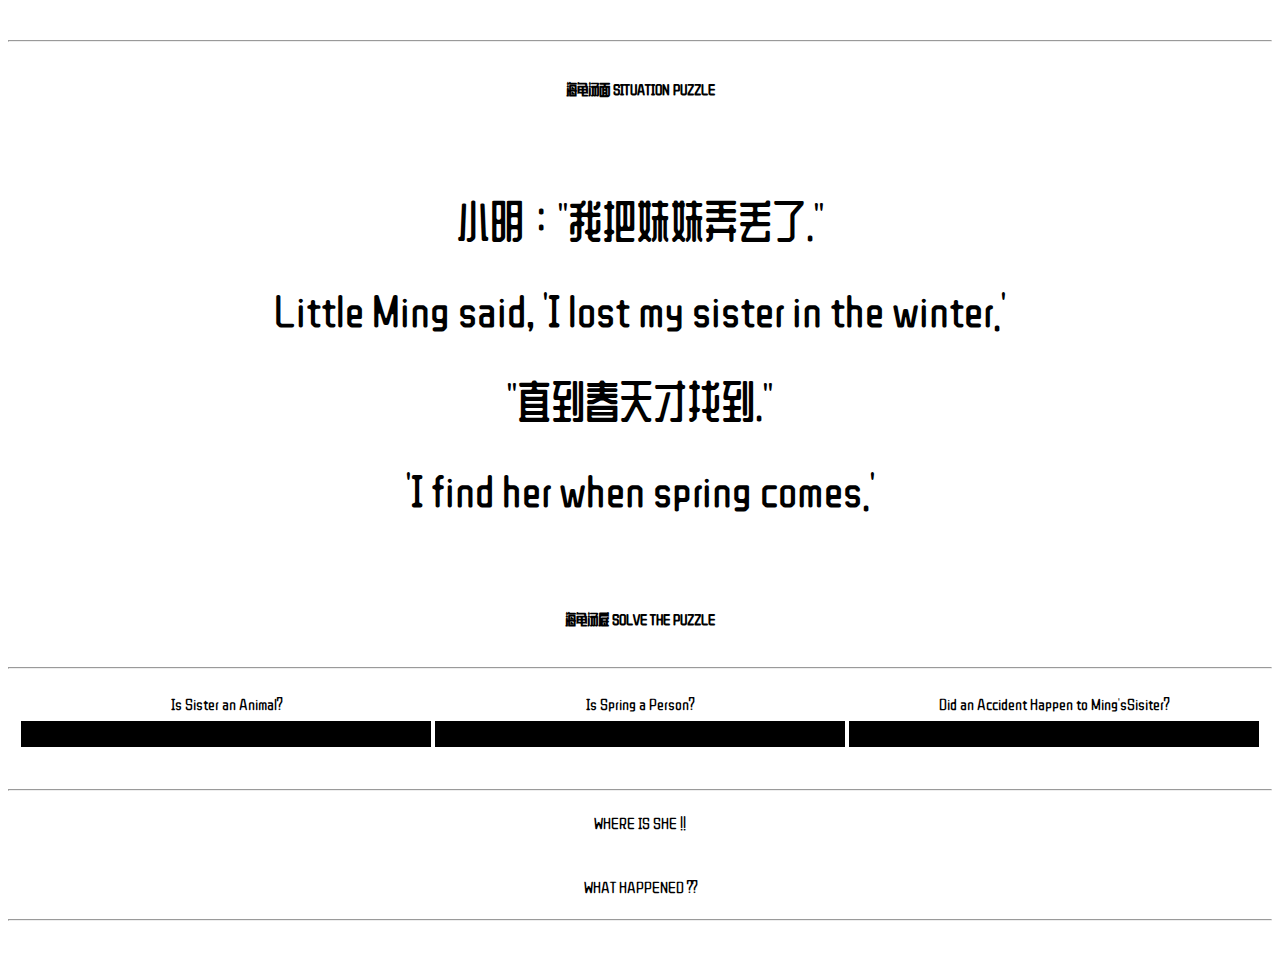
<file: 2linestory/index.html>
<!DOCTYPE html>
<html lang="en">

<head>
    <meta charset="UTF-8">
    <meta name="viewport" content="width=device-width, initial-scale=1.0">
    <link rel="preconnect" href="https://fonts.googleapis.com">
    <link rel="preconnect" href="https://fonts.gstatic.com" crossorigin>
    <link
        href="https://fonts.googleapis.com/css2?family=Teko:wght@300;400;500;600;700&family=ZCOOL+QingKe+HuangYou&display=swap"
        rel="stylesheet">
    <title>Situation Puzzle</title>
    <link href="style.css" rel="stylesheet" />
</head>

<body>
    <hr class="div_line">

    <h1 id="cn_title" class="heading1">海龟汤面 SITUATION PUZZLE</h1>

    <!-- the 2 line story -->
    <div class="story_section">
        <p>小明："我把妹妹弄丢了."</p>
        <p>Little Ming said, 'I lost my sister in the winter.'</p>
        <p>"直到春天才找到." </p>
        <p>'I find her when spring comes.'</p>
    </div>

    <h2 class="heading2">海龟汤底 SOLVE THE PUZZLE</h2>

    <hr class="div_line2">

    <!-- the puzzle clue -->
    <div class="qs_section">
        <p class="qs_text">Is Sister an Animal?</p>

        <p class="qs_text">Is Spring a Person?</p>

        <p class="qs_text">Did an Accident Happen to Ming'sSisiter?</p>
    </div>

    <div class="hover_section">
        <p class="hover_text"> NO </p>

        <p class="hover_text"> NO </p>

        <p class="hover_text_red"> YES </p>
    </div>

    <hr class="div_line">

    <!-- click for pic clue 1 -->
    <div class="clue_section">
        <button id="clue_1" class="hover_clue">WHERE IS SHE !!</button>
    </div>

    <!-- show pic clue 1-->
    <div id="clue_1" class="clue_section2">
        <img id="clue_1_img" class="clue_img hide" class="clue_img_left" src="./image/snowman_winter.PNG"
            alt="snowman_winter">
    </div>

    <!-- click for pic clue 1 -->
    <div class="clue_section">
        <button id="clue_2" class="hover_clue">WHAT HAPPENED ??</button>
    </div>

    <!-- show pic clue 2-->
    <div id="clue_2" class="clue_section2">
        <img id="clue_2_img" class="clue_img hide" class="clue_img_right" src="./image/snowman_spring.PNG"
            alt="snowman_spring">
    </div>

    <hr class="div_line3">

    <script src="script.js"></script>
</body>

</html>
</file>
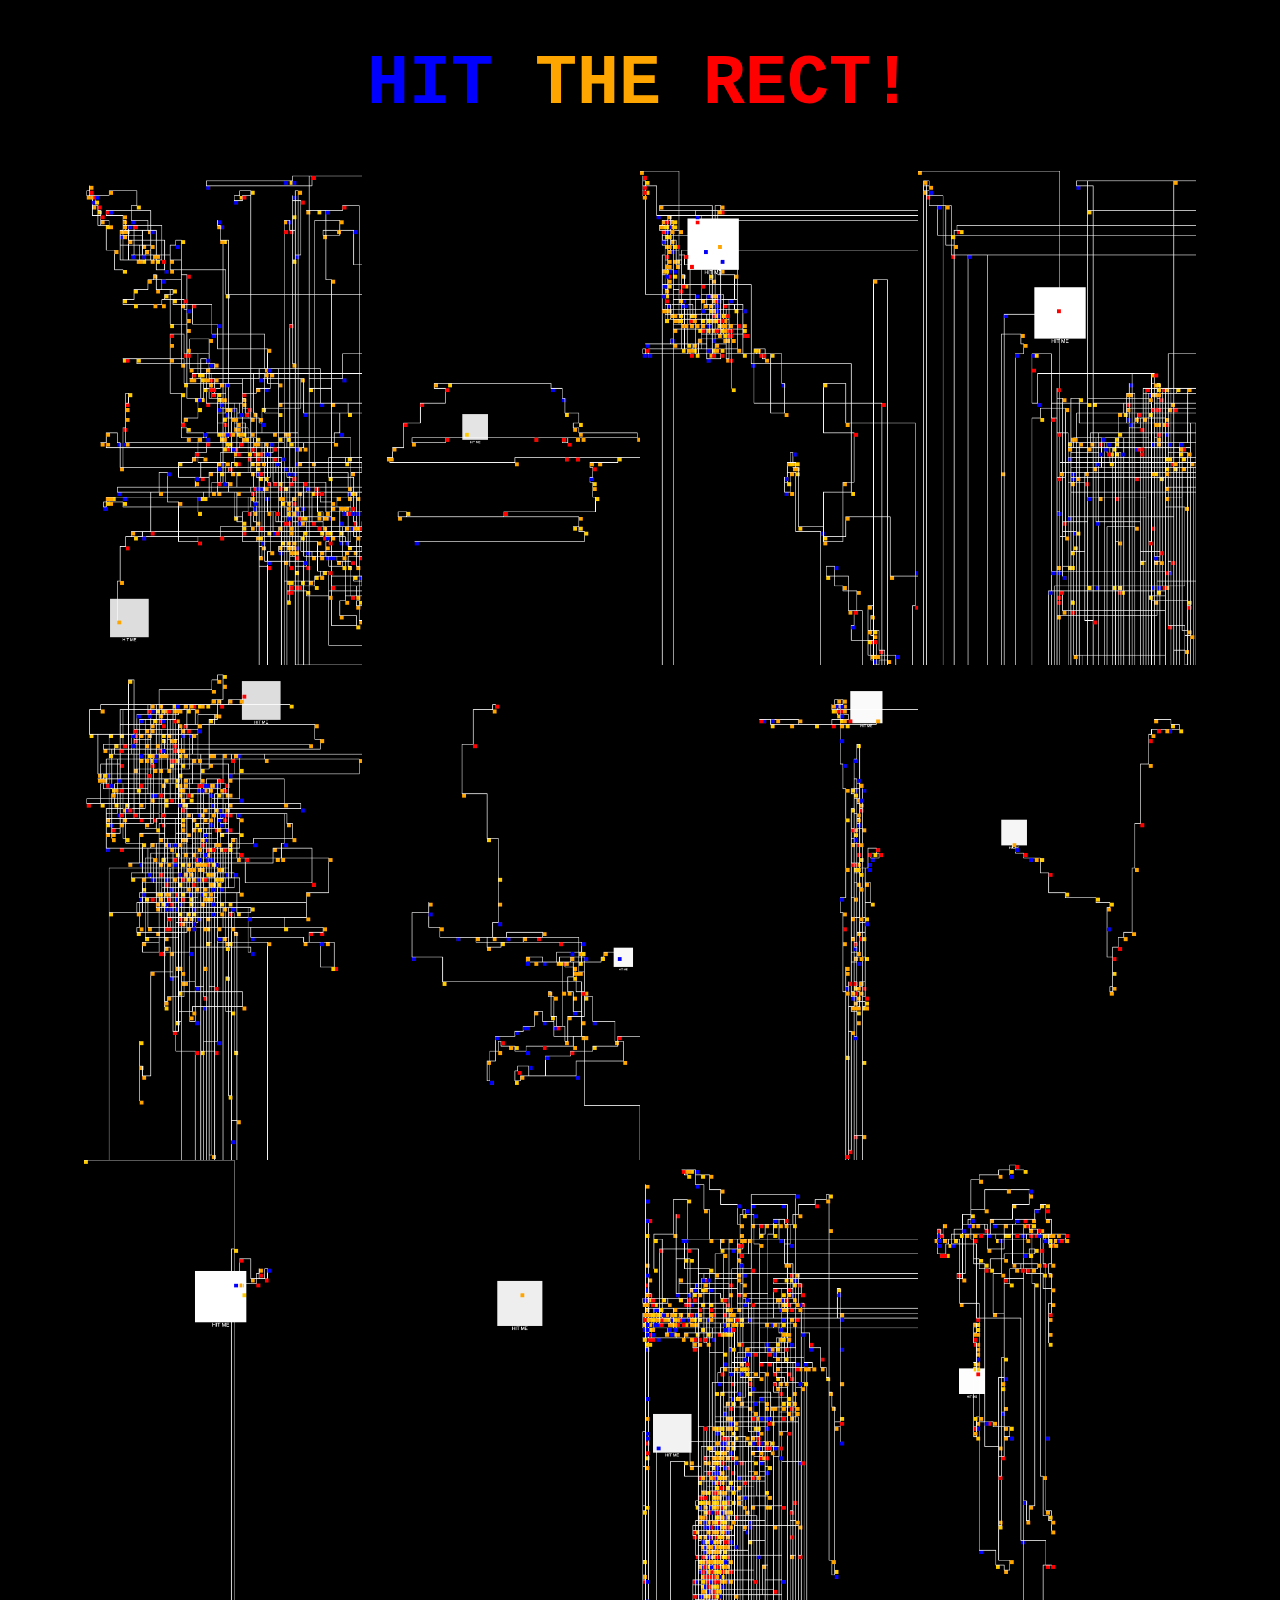
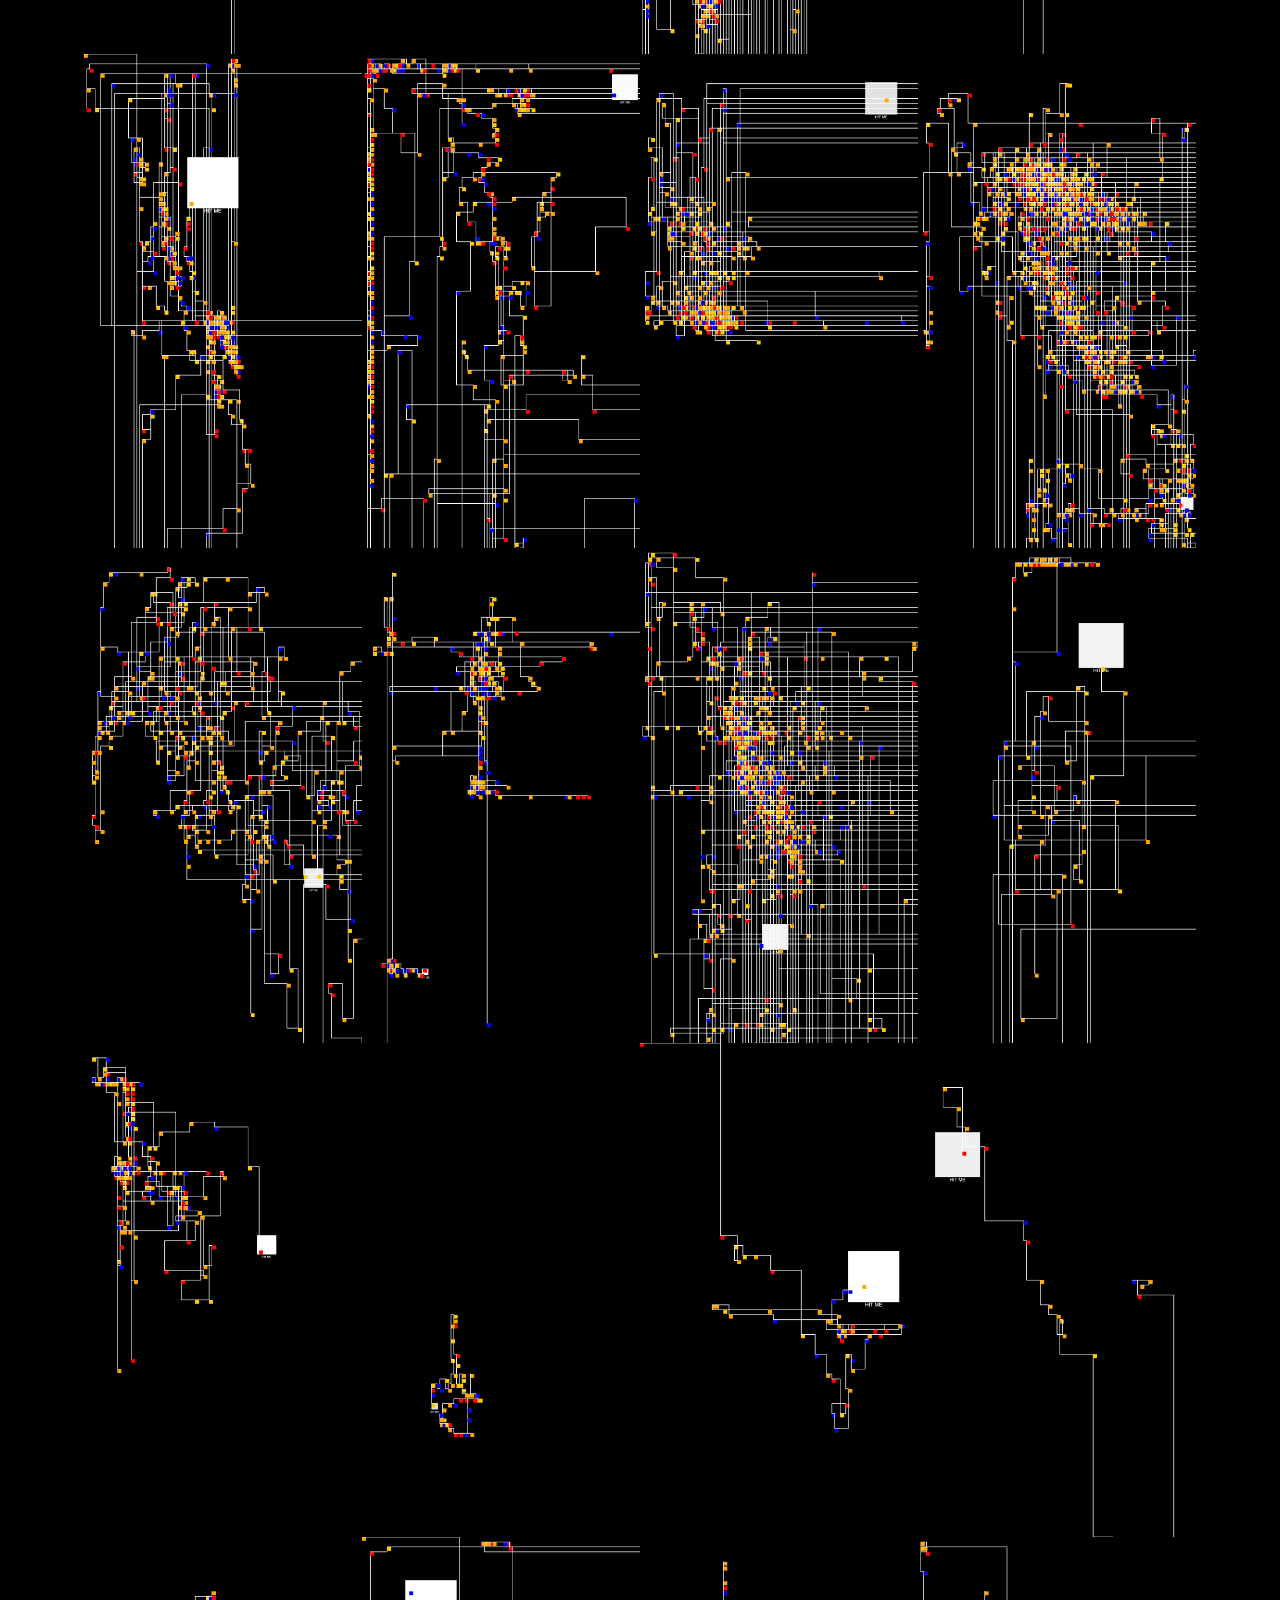
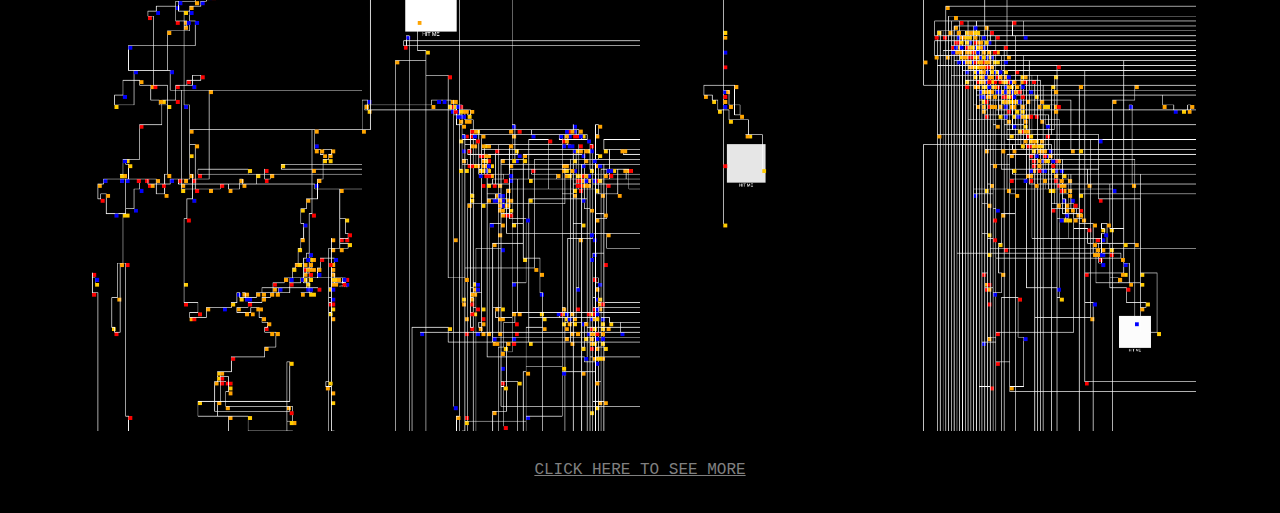
<file: hittherect/index.html>
<html>

<head>
    <title>HIT THE RECT</title>
    <link href="style.css" rel="stylesheet" />
</head>

<body>

    <h1>HIT <span>THE</span>
        <span2>RECT!</span2>
    </h1>

<!--     <p>Inspired by Mondrian's 'Boogie Woogie,' I created an interactive game that uses two game handles (time-of-flight
        distance sensor) to control the x-axis and y-axis direction as well as the travel distance of a colorful, small
        rectangular cursor on a black canvas. The goal of this game is to understand how the handles work in relation to
        the cursor's movement on the canvas and to hit the large white rectangle on the canvas. There are multiple
        levels in this game; every time a player hits the white rectangle, its size decreases by 10 until it matches the
        size of the cursor.</p> -->

    <div class="image-group">
        <img src="./image/9.png" alt="player no.9" />
        <img src="./image/20.png" alt="player no.20" />
        <img src="./image/24.png" alt="player no.24" />
        <img src="./image/27.png" alt="player no.27" />
    </div>

    <div class="image-group">
        <img src="./image/29.png" alt="player no.29" />
        <img src="./image/32.png" alt="player no.32" />
        <img src="./image/36.png" alt="player no.36" />
        <img src="./image/37.png" alt="player no.37" />
    </div>

    <div class="image-group">
        <img src="./image/41.png" alt="player no.41" />
        <img src="./image/42.png" alt="player no.42" />
        <img src="./image/45.png" alt="player no.45" />
        <img src="./image/47.png" alt="player no.47" />
    </div>

    <div class="image-group">
        <img src="./image/48.png" alt="player no.48" />
        <img src="./image/52.png" alt="player no.52" />
        <img src="./image/59.png" alt="player no.59" />
        <img src="./image/62.png" alt="player no.62" />
    </div>

    <div class="image-group">
        <img src="./image/68.png" alt="player no.68" />
        <img src="./image/71.png" alt="player no.71" />
        <img src="./image/76.png" alt="player no.76" />
        <img src="./image/78.png" alt="player no.78" />
    </div>
    
    <div class="image-group">
        <img src="./image/92.png" alt="player no.92" />
        <img src="./image/94.png" alt="player no.94" />
        <img src="./image/95.png" alt="player no.95" />
        <img src="./image/96.png" alt="player no.96" />
    </div>

    <div class="image-group">
        <img src="./image/85.png" alt="player no.85" />
        <img src="./image/87.png" alt="player no.87" />
        <img src="./image/89.png" alt="player no.89" />
        <img src="./image/90.png" alt="player no.90" />
    </div>

    <div>
        <a href="https://nay-nix.notion.site/Week-5-Communication-Device-0e5b87f5637749c9b9332665f310a051?pvs=4">CLICK
            HERE TO SEE MORE</a>
    </div>

</body>

</html>
</file>
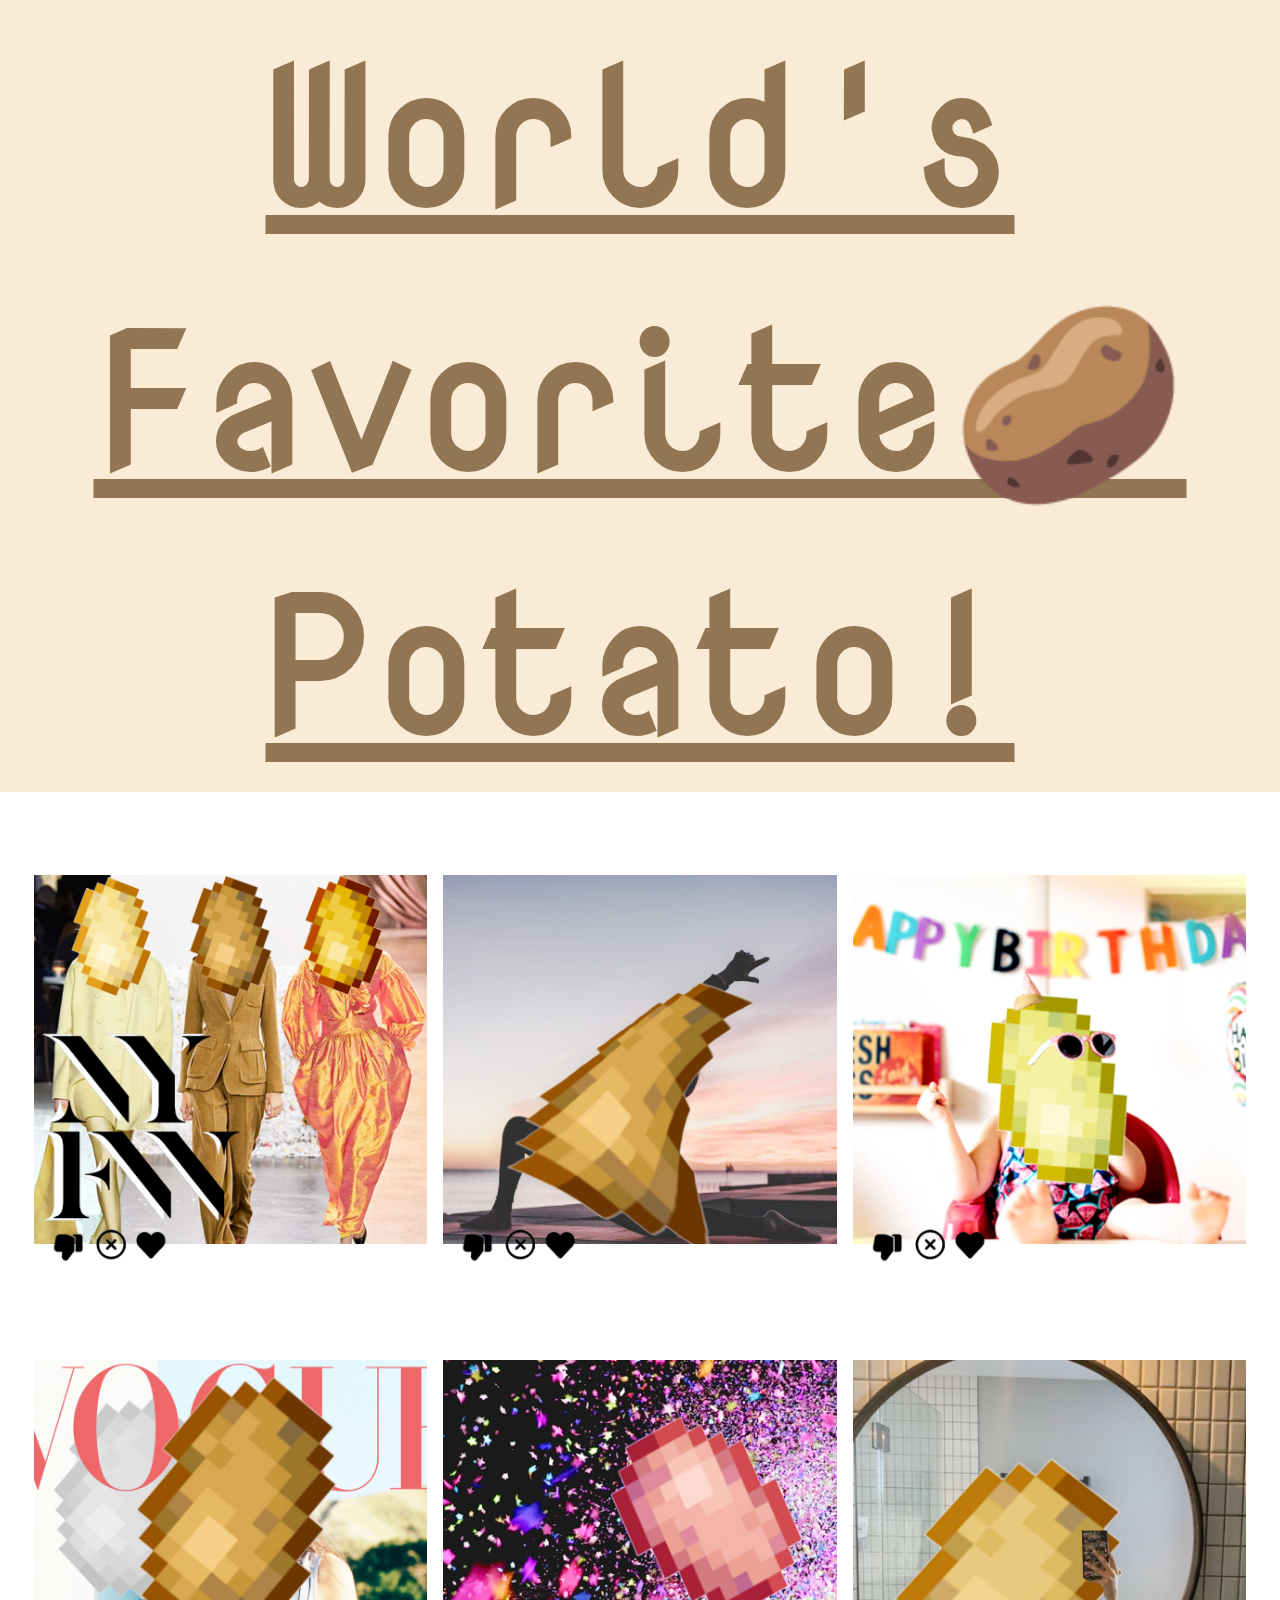
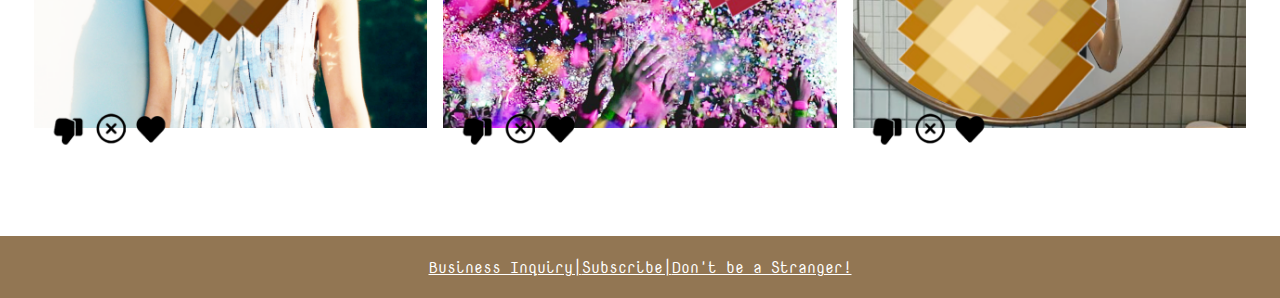
<file: socialpotato/index.html>
<!DOCTYPE html>
<html lang="en">

<head>
    <meta charset="UTF-8">
    <meta name="viewport" content="width=device-width, initial-scale=1.0">
    <title>YOUR FAV POTATO</title>

    <!-- <link rel="preconnect" href="https://fonts.googleapis.com">
    <link rel="preconnect" href="https://fonts.gstatic.com" crossorigin>
    <link
        href="https://fonts.googleapis.com/css2?family=JetBrains+Mono:ital,wght@0,100;0,200;0,300;0,400;0,500;0,600;0,700;0,800;1,100;1,200;1,300;1,400;1,500;1,600;1,700;1,800&family=Nova+Mono&display=swap"
        rel="stylesheet"> -->

    <link rel="preconnect" href="https://fonts.googleapis.com">
    <link rel="preconnect" href="https://fonts.gstatic.com" crossorigin>
    <link
        href="https://fonts.googleapis.com/css2?family=JetBrains+Mono:ital,wght@0,100;0,200;0,300;0,400;0,500;0,600;0,700;0,800;1,100;1,200;1,300;1,400;1,500;1,600;1,700;1,800&family=Monofett&family=Nova+Mono&display=swap"
        rel="stylesheet">

    <link href="style.css" rel="stylesheet" />

</head>

<body>
    <h1 id="heading">World's</h1>

    <h2 id="heading2">Favorite🥔</h2>

    <h3 id="heading">Potato!</h3>

    <section class="project_section1">
        <img class="project_image" src="./socialfeed/NYFW.png" alt="potato_NYFW" />
        <img class="project_image" src="./socialfeed/EXER.png" alt="potato_YOGA" />
        <img class="project_image" src="./socialfeed/NAST.png" alt="potato_KID" />
    </section>

    <section class="project_section2">
        <img class="project_image" src="./socialfeed/VOGUE.png" alt="potato_VOGUE" />
        <img class="project_image" src="./socialfeed/PARTY.png" alt="potato_PARTY" />
        <img class="project_image" src="./socialfeed/SELFIE.png" alt="potato_SELFIE" />
    </section>

    <section class="project_section3">
        <a class="project_link" href="https://www.nytimes.com/2022/03/17/world/asia/worlds-largest-potato-doug.html"
            target="_blank"> Business Inquiry| </a>
        <a class="project_link" href="https://www.nytimes.com/2022/03/17/world/asia/worlds-largest-potato-doug.html"
            target="_blank"> Subscribe| </a>
        <a class="project_link" href="https://www.nytimes.com/2022/03/17/world/asia/worlds-largest-potato-doug.html"
            target="_blank"> Don't be a Stranger!</a>
    </section>

</body>

</html>
</file>
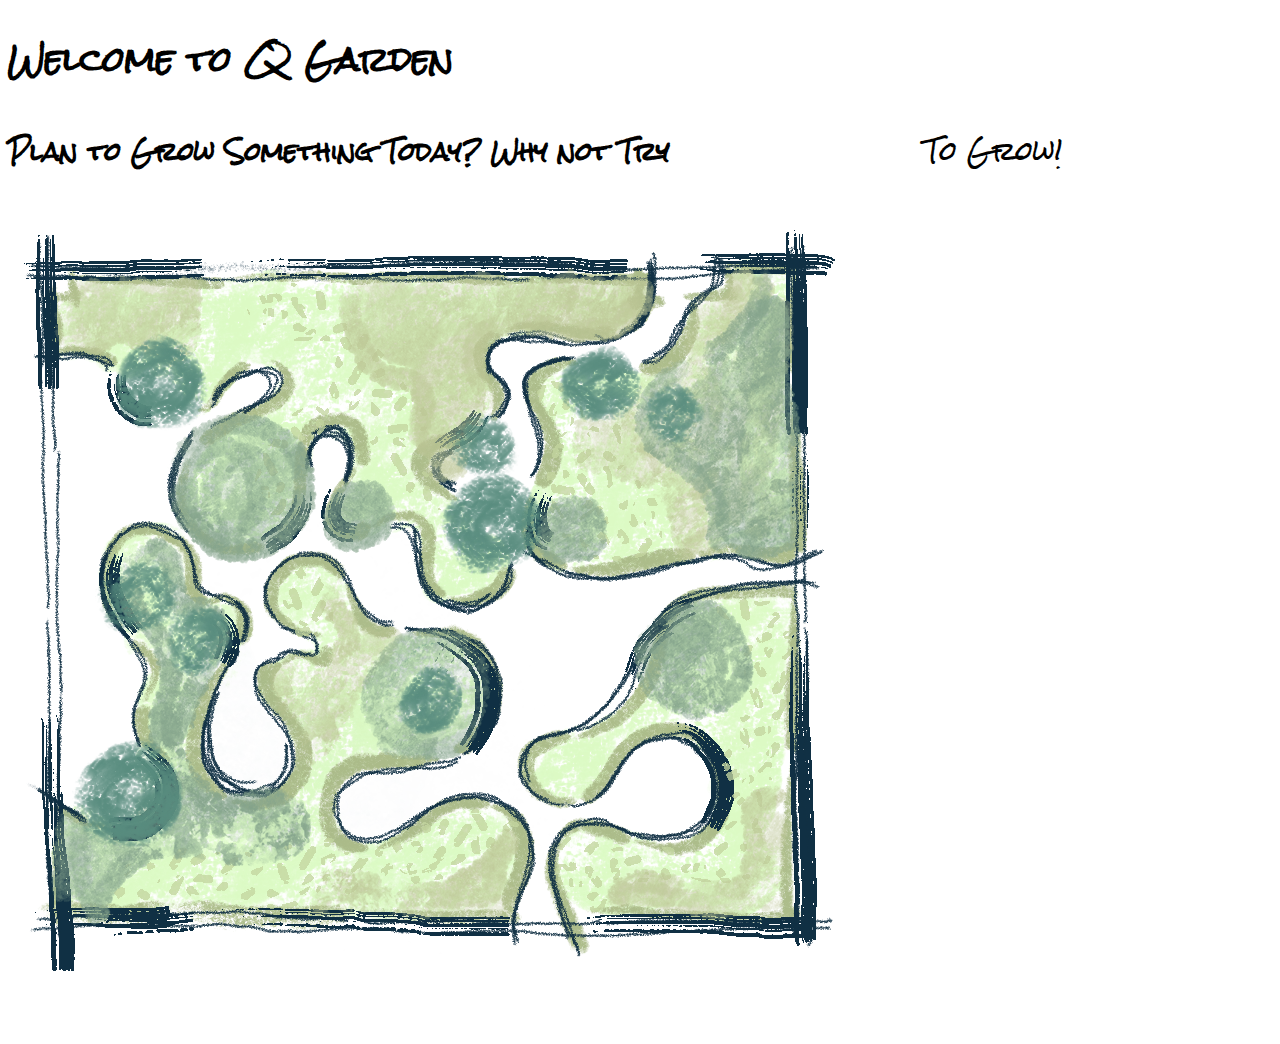
<file: veggarden/index.html>
<!DOCTYPE html>
<html lang="en">

<head>
    <!-- links to fonts -->
    <meta charset="UTF-8">
    <meta name="viewport" content="width=device-width, initial-scale=1.0">
    <link rel="preconnect" href="https://fonts.googleapis.com">
    <link rel="preconnect" href="https://fonts.gstatic.com" crossorigin>
    <link href="https://fonts.googleapis.com/css2?family=Rock+Salt&display=swap" rel="stylesheet">
    <link rel="stylesheet" href="style.css">
    <title>VegGarden</title>
</head>

<body>
    <h1>Welcome to Q Garden</h1>

    <!-- random -->
    <section class="plant_random">
        <h2>Plan to Grow Something Today? Why not Try
            <span id="plant_generate">
                <input id="plant_name_type"></input>
                <button id="plant_search">To Grow!</button></span>
        </h2>
    </section>

    <!-- Garden plan and search result -->
    <section class="garden_and_info">
        <div class="garden_plan">
            <img src="./img/garden.png" alt="Q_garden_plan" />
        </div>

        <div class="plant_info">
            <h3 id="p_bio_name"></h3>
            <p id="p_info"></p>
            <p id="p_growingdays"></p>
            <p id="p_suncond"></p>
            <img id="p_img" />
        </div>
    </section>

    <script src="app.js"></script>
</body>

</html>
</file>
<file: 2linestory/style.css>
body {
    font-family: 'Teko', sans-serif;
    font-family: 'ZCOOL QingKe HuangYou', sans-serif;
}

button {
    font-family: 'Teko', sans-serif;
    font-family: 'ZCOOL QingKe HuangYou', sans-serif;
}

.div_line {
    margin-top: 40px;
    margin-bottom: 0px;
}

.div_line2 {
    margin-bottom: 20px;
    margin-top: 0px;
}

.div_line3 {
    margin-bottom: 40px;
    margin-top: 0px;
}

/* puzzle title*/
h1 {
    text-align: center;
    font-size: 15px;
    margin-top: 40px;
}

/* solve title*/
h2 {
    text-align: center;
    font-size: 15px;
    margin-bottom: 40px;
}

/* section styling */
.story_section {
    text-align: center;
    font-size: 45px;
    margin-top: 100px;
    margin-bottom: 100px;
}

/* section 1 */
.qs_section {
    display: flex;
    flex-direction: row;
    justify-content: center;
    align-items: center;
}

.qs_text {
    text-align: center;
    padding: 5px;
    margin: 2px;
    width: 400px;
}

/* section 2 */
.hover_section {
    display: flex;
    flex-direction: row;
    justify-content: center;
    align-items: center;

}

.hover_text {
    background-color: black;
    color: black;
    padding: 5px;
    margin: 2px;
    width: 400px;
    text-align: center;
    font-size: 16px;
    transition: 1s;
}

.hover_text:hover {
    background-color: white;
    color: grey;
}

.hover_text_red {
    background-color: black;
    color: black;
    padding: 5px;
    margin: 2px;
    width: 400px;
    text-align: center;
    font-size: 16px;
    transition: 1s;
}

.hover_text_red:hover {
    background-color: pink;
    color: red;
}

/* section 3 */
.clue_section {
    display: flex;
    flex-direction: row;
    justify-content: center;
    align-items: center;
    margin-top: 20px;
}

.hover_clue {
    background-color: white;
    text-align: center;
    font-size: 16px;
    margin: 2px;
    padding: 2px;
    width: 1240px;
    border: none;
}

.hover_clue:hover {
    color: red;
    border: none;
    text-decoration: underline;
}

/* sectionn 4 */
.clue_section2 {
    display: flex;
    flex-direction: row;
    justify-content: center;
    padding: 10px;
    /* margin: auto; */
    /* margin-left: 200px;
    margin-right: 200px; */
}

.hide {
    display: none;
}

.clue_img {
    max-width: 100%;
    height: auto;
}

#clue_1_img,
#clue_2_img {
    width: 60%;
    height: 60%;
}

/* .clue_img_left,
.clue_img_right {
    min-width: 1200px;
} */
</file>
<file: hittherect/style.css>
body {
    background-color: black;
}

h1 {
    color: blue;
    font-family: "Lucida Console", monospace;
    font-size: 70px;
    margin-top: 45px;
    text-align: center;
}

span {
    color: orange;
}

span2 {
    color: red;
}

p {
    color: white;
    font-family: "Lucida Console", monospace;
    font-size: 20px;
    text-align: justify;
    width: 75%;
    margin: 0 auto;
    margin-bottom: 4%;
}

.image-group {
    display: flex;
    justify-content: center;
    align-items: center;
    margin-top: 0px;
    margin-bottom: 0px;
}

.image-group img {
    width: 22%;
    height: auto;
}

a {
    color: grey;
    font-family: "Lucida Console", monospace;
    text-align: center;
    display:block;
    margin-top: 30px;
    margin-bottom: 30px;
}
</file>
<file: socialpotato/style.css>
body {
    padding: 0px;
    margin: 0px;
    /* font-family: 'JetBrains Mono', monospace;
    font-family: 'Nova Mono', monospace; */
    font-family: 'JetBrains Mono', monospace;
    font-family: 'Monofett', monospace;
    font-family: 'Nova Mono', monospace;
    background: antiquewhite;
}

h1,
h2,
h3 {
    color: #927653;
    font-size: 190px;
    margin: 0px;
    padding: 0px;
    text-align: center;
    text-decoration: underline;
}

.project_section1 {
    /* width: 100%; */
    /* margin: 100px 0; */
    padding: 75px 25px 0px 25px;
    background-color: white;
    display: flex;
    flex-direction: row;
    flex-wrap: wrap;
    justify-content: center;
    align-items: center;
}

.project_section2 {
    /* width: 100%; */
    /* margin: 100px 0; */
    padding: 75px 25px 75px 25px;
    background-color: white;
    display: flex;
    flex-direction: row;
    flex-wrap: wrap;
    justify-content: center;
    align-items: center;
}

.project_image {
    width: 32%;
    padding: 8px;
}

.project_section3 {
    padding: 20px;
    background-color: #927653;
    display: flex;
    flex-direction: row;
    flex-wrap: wrap;
    justify-content: center;
    align-items: center;
}

.project_link {
    color: white;
}

/* page adjustment */
@media(max-width:800px) {
    .project_image {
        width: 320px;
        margin-top: 10px;
    }
}

/* heading movement */
#heading {
    animation-name: move;
    animation-duration: 10s;
    animation-iteration-count: infinite;
}

@keyframes move {
    0% {
        transform: translateX(0vw);
    }

    25% {
        transform: translateX(15vW);
    }

    50% {
        transform: translateX(0vW);
    }

    75% {
        transform: translateX(-15vW);
    }
}

#heading2 {
    animation-name: move2;
    animation-duration: 10s;
    animation-iteration-count: infinite;
}

@keyframes move2 {
    0% {
        transform: translateX(0vw);
    }

    25% {
        transform: translateX(-12vW);
    }

    50% {
        transform: translateX(0vW);
    }

    75% {
        transform: translateX(12vW);
    }
}
</file>
<file: veggarden/style.css>
body {
    font-family: 'Rock Salt', cursive;
}

.garden_and_info {
    display: flex;
    justify-content: space-between;
    align-items: center;
    text-align: center;
    margin: 0px;
}

.plant_info {
    display: flex;
    place-content: flex-start;
    margin: 10px;
    flex-direction: column;
    align-items: flex-start;
}

#plant_name_type {
    border: none;
    text-align: center;
    font-family: 'Rock Salt', cursive;
    font-size: 25px;
    color: green;
    width: 18%;
    box-sizing: border-box;
}

#plant_search {
    border: none;
    background-color: transparent;
    cursor: pointer;
    text-decoration: none;
    font-family: 'Rock Salt', cursive;
    font-size: 25px;
    color: #000;
}

#plant_search:hover {
    text-decoration: underline;
}
</file>
